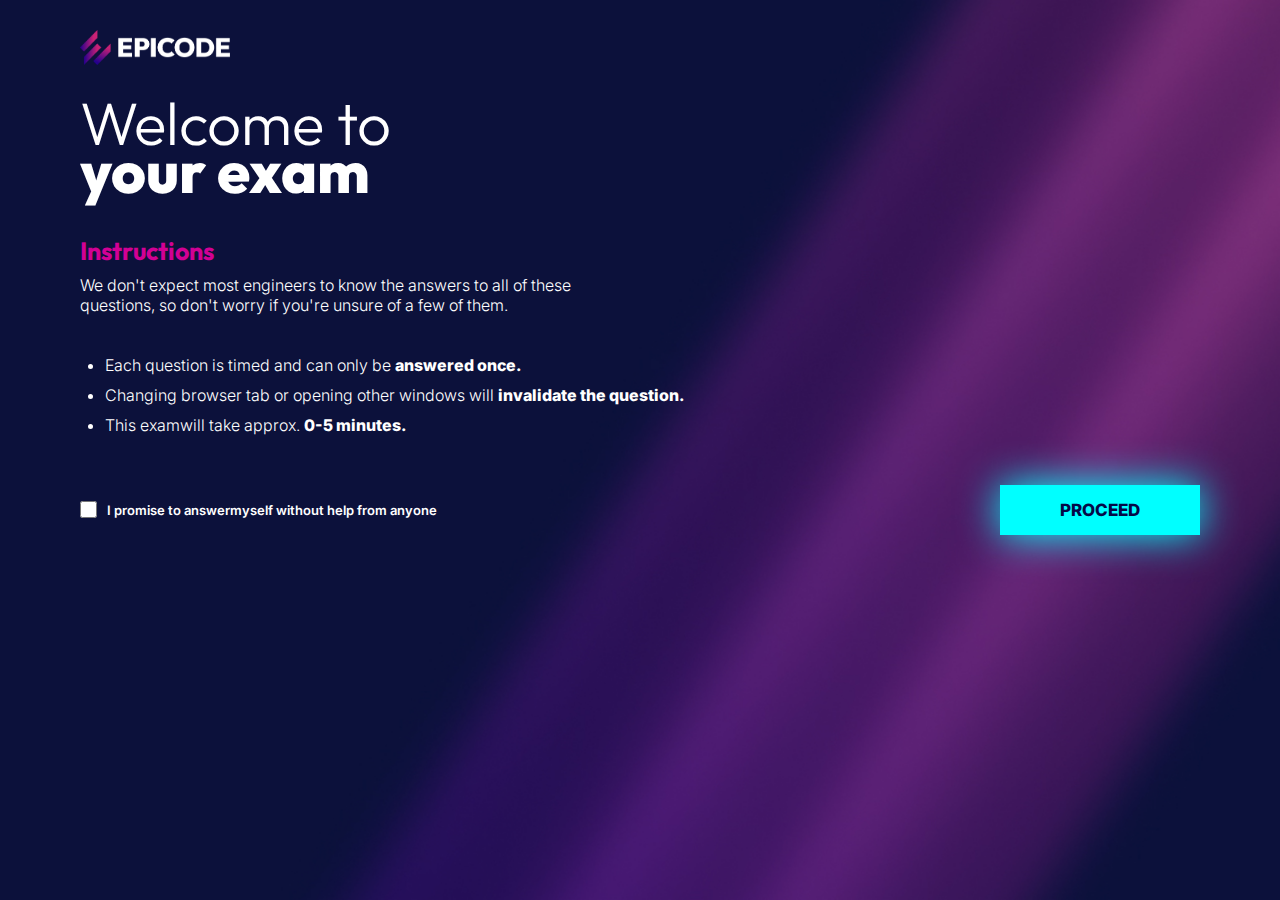
<file: index.html>
<!DOCTYPE html>
<html lang="en">
<head>
    <meta charset="UTF-8">
    <meta name="viewport" content="width=device-width, initial-scale=1.0">
    <link rel="stylesheet" href="style.css">
    <title>Brenchmark</title>
</head>
<body id="page_layout">
    <div id="logo">
        <img src="assets/epicode_logo.png" alt="epicode_logo" id="logo_img">
    </div>
        <div id="welcome_page">
            <h1 id="title">Welcome to <span>your exam</span></h1>
            <h3 id="instruction">Instructions</h3>
            <div id="intro_text">We don't expect most engineers to know the answers to all of these questions,
                so don't worry if you're unsure of a few of them.
            </div>

            <ul id="list_instruction">
                <li>Each question is timed and can only be <span>answered once.</span></li>
                <li>Changing browser tab or opening other windows will <span>invalidate the question.</span></li>
                <li>This examwill take approx. <span>0-5 minutes.</span></li>
            </ul>

            <div id="bottom_elements">
                <div id="check_container">
                <input type="checkbox" name="check" id="check_box">
                <label for="check" id="label_check">I promise to answermyself without help from anyone</label>
                </div>

                <button id="btn_proceed_quiz" onclick="branchmark()">PROCEED</button>
            </div>
        </div>


    <div>
        <div id="content">

        </div>

        <div id="timer_count"></div>


        <div id="count_questions"></div>
        
    </div>

    <script src="script.js"></script>
</body>
</html>
</file>
<file: style.css>
@import url('https://fonts.googleapis.com/css2?family=Montserrat:wght@400;600&family=Open+Sans:wght@300;400;500;600;700;800&family=Outfit:wght@100;200;300;400;500;600;700;800;900&family=Playfair+Display:wght@400;700&family=Prata&family=Quicksand:wght@300;400;500;600;700&family=Roboto:ital,wght@0,100;0,300;0,400;0,500;0,700;0,900;1,100;1,300;1,400;1,500;1,700;1,900&display=swap');
@import url('https://fonts.googleapis.com/css2?family=Inter:wght@100;200;300;400;500;600;700;800;900&family=Montserrat:wght@400;600&family=Open+Sans:wght@300;400;500;600;700;800&family=Outfit:wght@100;200;300;400;500;600;700;800;900&family=Playfair+Display:wght@400;700&family=Prata&family=Quicksand:wght@300;400;500;600;700&family=Roboto:ital,wght@0,100;0,300;0,400;0,500;0,700;0,900;1,100;1,300;1,400;1,500;1,700;1,900&display=swap');


/* font-family: 'Outfit', sans-serif; */
/* font-family: 'Inter', sans-serif; */

*{
    margin: 0;
    padding: 0;
}

#page_layout{
   background-image: url(assets/bg.jpg);
   background-repeat: no-repeat;
   background-size: 100%;
}

#logo_img{
    width: 150px;
    height: auto;
    margin: 30px 80px;
}

h1{
    color: white;
    margin-left: 80px;
    font-family: 'Outfit', sans-serif;
    font-size: 60px;
    display: flex;
    flex-direction: column;
    font-weight: 300;
    line-height: 0.8;
}


h3{
    color: #D20094;
    margin-left: 80px;
    font-family: 'Outfit', sans-serif;
    margin-top: 40px;
    margin-bottom: 8px;
    font-size: 25px;
}

#intro_text{
    width: 550px;
    height: auto;
    text-wrap: wrap;
    color: white;
    margin-left: 80px;
    font-family: 'Inter', sans-serif;
    margin-bottom: 30px;
    font-size: 16px;
    font-weight: 300;
}

#list_instruction{
    color: white;
    margin-left: 105px;
    font-family: 'Inter', sans-serif;
    margin-bottom: 50px;
    font-size: 16px;
    font-weight: 300;

}

#list_instruction li{
    padding-top: 10px;

}

span {
    font-weight: 800;
}

#bottom_elements{
    margin-left: 80px;
    margin-right: 80px;
    display: flex;
    justify-content: space-between;
}

#check_container{
    font-family: 'Inter', sans-serif;
    display: flex;
    align-items: center;
}

#check_box{
    /* appearance: none; */
    border-width: 2px;
    border-color: white;
    border-style: solid;
    width: 17px;
    height: 17px;
   
    cursor: pointer;
}

#label_check{
    color: white;
    font-size: 13px;
    padding-left: 10px;
    font-weight: 600;
}

#btn_proceed_quiz{
    color: rgb(5, 9, 71);
    width: 200px;
    height: 50px;
    background-color: #00FFFF;
    font-family: 'Inter', sans-serif;
    font-weight: 800;
    font-size: 17px;
    border: none;
    box-shadow: 0px 0px 40px rgb(0 255 255);
    cursor: pointer;
}

#timer_count{
    color: white;
}

#count_questions{
    color: white;
}
</file>
